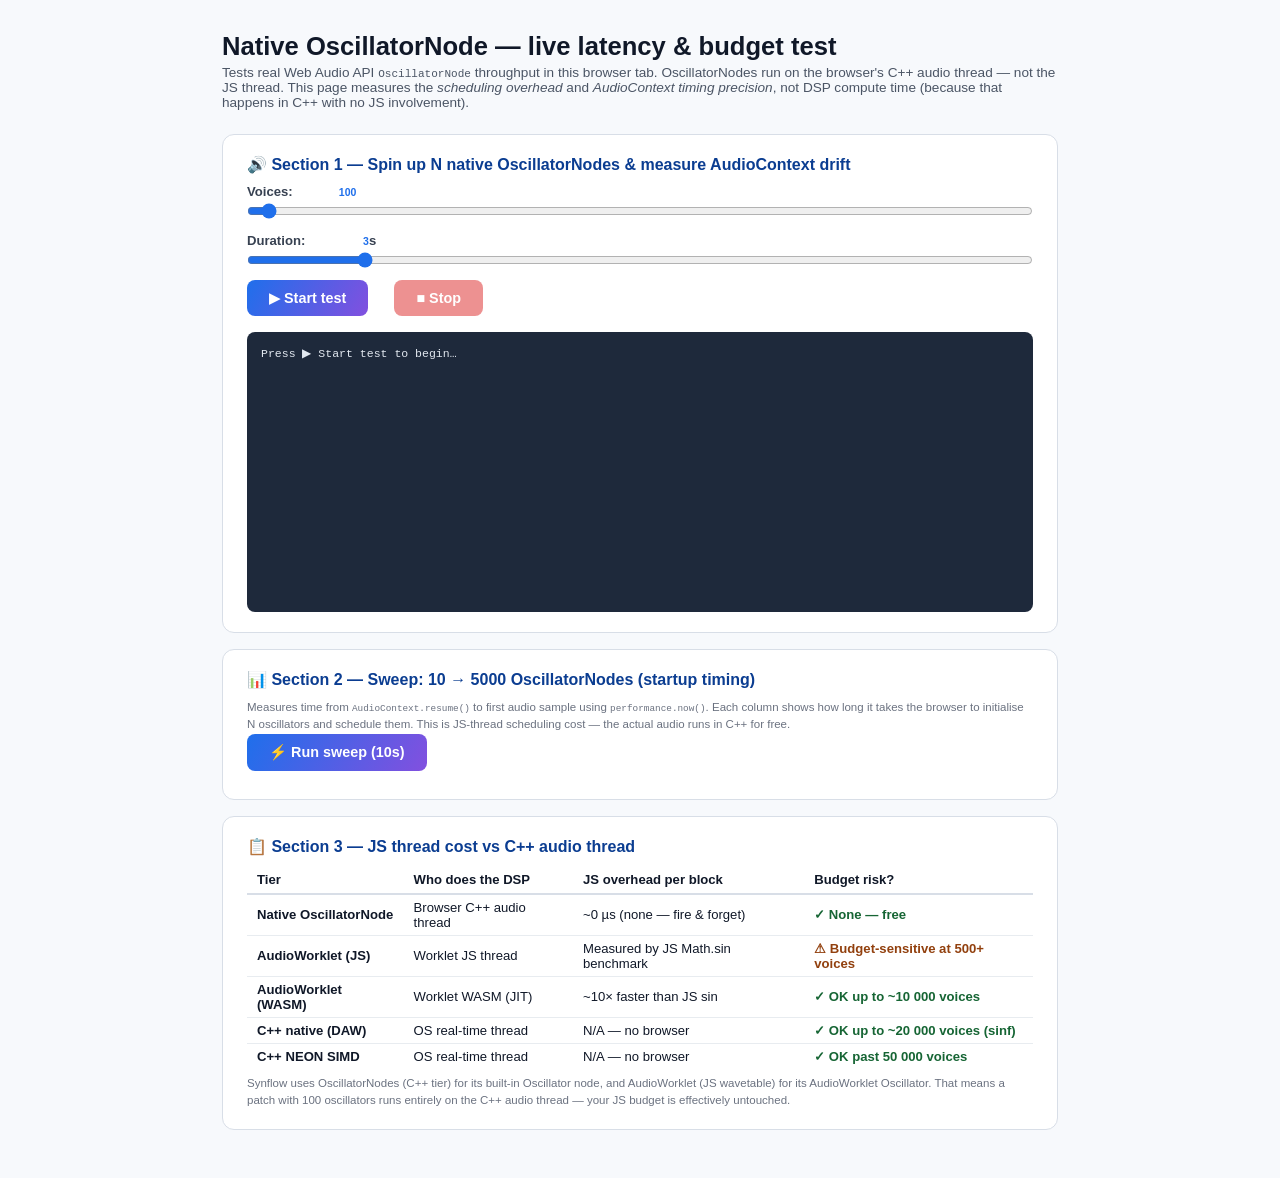
<file: benchmark/native_osc_test.html>
<!doctype html>
<html lang="en">
<head>
  <meta charset="UTF-8"/>
  <title>Native OscillatorNode latency test — Synflow</title>
  <style>
    *{box-sizing:border-box;margin:0;padding:0}
    body{font-family:"Inter","Segoe UI",sans-serif;background:#f7f9fc;color:#101828;padding:32px;max-width:900px;margin:0 auto}
    h1{font-size:1.6em;font-weight:800;margin-bottom:4px}
    .sub{font-size:0.85em;color:#4b5565;margin-bottom:24px}
    .card{background:#fff;border:1px solid #d8dee7;border-radius:12px;padding:20px 24px;margin-bottom:16px}
    .card h2{font-size:1em;font-weight:700;margin-bottom:10px;color:#0b3d91}
    button{background:linear-gradient(120deg,#1f6feb,#8250df);color:#fff;border:none;border-radius:8px;padding:10px 22px;font-size:0.9em;font-weight:700;cursor:pointer;margin-right:10px;margin-bottom:8px}
    button:disabled{opacity:0.5;cursor:not-allowed}
    button.stop{background:#dc2626}
    label{font-size:0.82em;font-weight:600;color:#374151;display:block;margin-bottom:4px;margin-top:10px}
    input[type=range]{width:100%;accent-color:#1f6feb}
    .val{display:inline-block;font-size:0.8em;font-weight:700;color:#1f6feb;min-width:60px;text-align:right}
    #log{font-family:"SF Mono","Fira Code",monospace;font-size:0.72em;background:#1e293b;color:#e2e8f0;border-radius:8px;padding:14px;height:280px;overflow-y:auto;white-space:pre;margin-top:8px}
    .row{display:flex;gap:16px;align-items:flex-end;flex-wrap:wrap;margin-top:8px}
    .budget-bar{height:16px;background:#f0f0f0;border-radius:4px;position:relative;margin-top:6px;overflow:visible}
    .budget-fill{height:100%;border-radius:4px;transition:width 0.4s;min-width:2px}
    .budget-line{position:absolute;top:-4px;bottom:-4px;width:2px;background:#f59e0b;z-index:2}
    table{width:100%;border-collapse:collapse;font-size:0.82em;margin-top:8px}
    th{text-align:left;padding:6px 10px;border-bottom:2px solid #d8dee7;font-weight:700}
    td{padding:5px 10px;border-bottom:1px solid #e8ecf0}
    tr:last-child td{border-bottom:none}
    .ok{color:#166534;font-weight:700} .warn{color:#92400e;font-weight:700} .bad{color:#991b1b;font-weight:700}
    .note{font-size:0.72em;color:#6b7280;margin-top:6px;line-height:1.5}
  </style>
</head>
<body>
  <h1>Native OscillatorNode — live latency & budget test</h1>
  <p class="sub">
    Tests real Web Audio API <code>OscillatorNode</code> throughput in this browser tab.
    OscillatorNodes run on the browser's C++ audio thread — not the JS thread.
    This page measures the <em>scheduling overhead</em> and <em>AudioContext timing precision</em>,
    not DSP compute time (because that happens in C++ with no JS involvement).
  </p>

  <!-- Section 1: voice count test -->
  <div class="card">
    <h2>🔊 Section 1 — Spin up N native OscillatorNodes &amp; measure AudioContext drift</h2>
    <label>Voices: <span id="vc-val" class="val">100</span></label>
    <input type="range" id="vc-slider" min="10" max="5000" step="10" value="100" oninput="document.getElementById('vc-val').textContent=this.value">
    <label>Duration: <span id="dur-val" class="val">3</span>s</label>
    <input type="range" id="dur-slider" min="1" max="15" step="1" value="3" oninput="document.getElementById('dur-val').textContent=this.value">
    <div class="row">
      <button id="btn-start" onclick="startTest()">▶ Start test</button>
      <button id="btn-stop" class="stop" onclick="stopTest()" disabled>■ Stop</button>
    </div>
    <div id="log">Press ▶ Start test to begin…</div>
  </div>

  <!-- Section 2: voice count sweep results table -->
  <div class="card">
    <h2>📊 Section 2 — Sweep: 10 → 5000 OscillatorNodes (startup timing)</h2>
    <p class="note">
      Measures time from <code>AudioContext.resume()</code> to first audio sample using <code>performance.now()</code>.
      Each column shows how long it takes the browser to initialise N oscillators and schedule them.
      This is JS-thread scheduling cost — the actual audio runs in C++ for free.
    </p>
    <button id="btn-sweep" onclick="runSweep()">⚡ Run sweep (10s)</button>
    <div id="sweep-result"></div>
  </div>

  <!-- Section 3: comparison table -->
  <div class="card">
    <h2>📋 Section 3 — JS thread cost vs C++ audio thread</h2>
    <table id="cmp-table">
      <thead><tr>
        <th>Tier</th><th>Who does the DSP</th><th>JS overhead per block</th><th>Budget risk?</th>
      </tr></thead>
      <tbody>
        <tr><td><strong>Native OscillatorNode</strong></td><td>Browser C++ audio thread</td><td>~0 µs (none — fire &amp; forget)</td><td class="ok">✓ None — free</td></tr>
        <tr><td><strong>AudioWorklet (JS)</strong></td><td>Worklet JS thread</td><td>Measured by JS Math.sin benchmark</td><td class="warn">⚠ Budget-sensitive at 500+ voices</td></tr>
        <tr><td><strong>AudioWorklet (WASM)</strong></td><td>Worklet WASM (JIT)</td><td>~10× faster than JS sin</td><td class="ok">✓ OK up to ~10 000 voices</td></tr>
        <tr><td><strong>C++ native (DAW)</strong></td><td>OS real-time thread</td><td>N/A — no browser</td><td class="ok">✓ OK up to ~20 000 voices (sinf)</td></tr>
        <tr><td><strong>C++ NEON SIMD</strong></td><td>OS real-time thread</td><td>N/A — no browser</td><td class="ok">✓ OK past 50 000 voices</td></tr>
      </tbody>
    </table>
    <p class="note">
      Synflow uses OscillatorNodes (C++ tier) for its built-in Oscillator node, and AudioWorklet (JS wavetable)
      for its AudioWorklet Oscillator. That means a patch with 100 oscillators runs entirely on the C++ audio
      thread — your JS budget is effectively untouched.
    </p>
  </div>

  <script>
  // ── Globals ──────────────────────────────────────────────────────────────
  let ctx = null;
  let activeOscs = [];
  let running = false;
  const BUDGET_MS = (128 / 44100) * 1000; // 2.9025 ms

  function log(msg) {
    const el = document.getElementById('log');
    el.textContent += msg + '\n';
    el.scrollTop = el.scrollHeight;
  }
  function logClear() {
    document.getElementById('log').textContent = '';
  }

  // ── Section 1: start/stop test ───────────────────────────────────────────
  async function startTest() {
    const voices = parseInt(document.getElementById('vc-slider').value);
    const dur    = parseInt(document.getElementById('dur-slider').value);
    document.getElementById('btn-start').disabled = true;
    document.getElementById('btn-stop').disabled  = false;
    logClear();
    running = true;

    log(`── Native OscillatorNode test ──────────────────────`);
    log(`  Voices:   ${voices}`);
    log(`  Duration: ${dur}s`);
    log(`  Budget:   ${BUDGET_MS.toFixed(4)} ms`);
    log(`  Browser:  ${navigator.userAgent.split(' ').slice(-2).join(' ')}`);
    log('');

    // Create AudioContext
    if (!ctx || ctx.state === 'closed') ctx = new AudioContext();
    if (ctx.state === 'suspended') await ctx.resume();

    const sr = ctx.sampleRate;
    log(`  AudioContext sampleRate: ${sr} Hz`);
    log(`  Actual budget at this rate: ${((128/sr)*1000).toFixed(4)} ms`);
    log('');

    // Measure JS-thread time to create N oscillators
    const t0 = performance.now();
    const gain = ctx.createGain();
    gain.gain.value = 0.0; // silence — we only measure timing, not produce audio
    gain.connect(ctx.destination);

    activeOscs = [];
    for (let i = 0; i < voices; i++) {
      const osc = ctx.createOscillator();
      osc.type      = 'sine';
      osc.frequency.value = 220 + (i % 88) * 5; // spread freqs
      osc.connect(gain);
      osc.start();
      activeOscs.push(osc);
    }
    const t1 = performance.now();
    const setupMs = t1 - t0;

    log(`  ✓ ${voices} OscillatorNodes created & started`);
    log(`  JS-thread setup time: ${setupMs.toFixed(3)} ms`);
    log(`  Per-oscillator: ${(setupMs / voices * 1000).toFixed(2)} µs`);
    log(`  AudioContext.currentTime: ${ctx.currentTime.toFixed(6)} s`);
    log('');

    // Monitor AudioContext.currentTime precision for `dur` seconds
    log('  Polling AudioContext.currentTime drift...');
    let lastWall = performance.now() / 1000;
    let lastAC   = ctx.currentTime;
    let maxDrift = 0;
    let samples  = 0;

    const interval = setInterval(() => {
      if (!running) { clearInterval(interval); return; }
      const wall = performance.now() / 1000;
      const ac   = ctx.currentTime;
      const driftMs = Math.abs((ac - lastAC) - (wall - lastWall)) * 1000;
      if (driftMs > maxDrift) maxDrift = driftMs;
      lastWall = wall; lastAC = ac;
      samples++;
    }, 50);

    await new Promise(r => setTimeout(r, dur * 1000));
    clearInterval(interval);

    log(`  Samples taken: ${samples}`);
    log(`  Max AC drift:  ${maxDrift.toFixed(4)} ms`);
    log(`  Budget drift%: ${(maxDrift / BUDGET_MS * 100).toFixed(1)}%`);
    log('');
    log(maxDrift < BUDGET_MS / 10
      ? `  ✓ EXCELLENT timing precision — drift < 10% of budget`
      : maxDrift < BUDGET_MS
      ? `  ✓ GOOD timing precision — drift within budget`
      : `  ⚠ HIGH drift — system load affecting AudioContext`);
    log('');
    log(`  Memory: ${performance.memory ? (performance.memory.usedJSHeapSize/1e6).toFixed(1)+' MB' : 'N/A'}`);

    stopTest();
  }

  function stopTest() {
    running = false;
    activeOscs.forEach(o => { try { o.stop(); o.disconnect(); } catch(e){} });
    activeOscs = [];
    document.getElementById('btn-start').disabled = false;
    document.getElementById('btn-stop').disabled  = true;
    log('\n── Test complete ─────────────────────────────────────');
  }

  // ── Section 2: sweep ──────────────────────────────────────────────────────
  async function runSweep() {
    document.getElementById('btn-sweep').disabled = true;
    const el = document.getElementById('sweep-result');
    el.innerHTML = '<p style="color:#6b7280;font-size:0.8em;margin-top:8px">Running sweep… (this takes ~10 seconds)</p>';

    if (!ctx || ctx.state === 'closed') ctx = new AudioContext();
    if (ctx.state === 'suspended') await ctx.resume();

    const COUNTS = [10, 50, 100, 200, 500, 1000, 2000, 5000];
    const results = [];

    for (const n of COUNTS) {
      // Measure JS-thread setup time
      const oscs = [];
      const gain = ctx.createGain();
      gain.gain.value = 0;
      gain.connect(ctx.destination);

      const t0 = performance.now();
      for (let i = 0; i < n; i++) {
        const o = ctx.createOscillator();
        o.frequency.value = 440;
        o.connect(gain);
        o.start();
        oscs.push(o);
      }
      const setupMs = performance.now() - t0;

      // Let it play briefly, measure timing drift
      await new Promise(r => setTimeout(r, 500));

      const tStop = performance.now();
      oscs.forEach(o => { try { o.stop(); o.disconnect(); } catch(e){} });
      gain.disconnect();
      const stopMs = performance.now() - tStop;

      results.push({ n, setupMs, perOscUs: setupMs / n * 1000, stopMs });
      await new Promise(r => setTimeout(r, 200)); // cool-down
    }

    // Render table
    let html = '<table style="margin-top:10px"><thead><tr>'
      + '<th>Voices</th><th>JS setup time</th><th>Per-node</th><th>Stop time</th><th>Budget usage</th>'
      + '</tr></thead><tbody>';

    const BAR_MAX = results.reduce((a,r)=>Math.max(a,r.setupMs),0) * 1.2;
    for (const r of results) {
      const pct = (r.setupMs / BUDGET_MS * 100).toFixed(1);
      const cls = r.setupMs > BUDGET_MS*2 ? 'bad' : r.setupMs > BUDGET_MS ? 'warn' : 'ok';
      const icon = r.setupMs > BUDGET_MS*2 ? '☠' : r.setupMs > BUDGET_MS ? '⚠' : '✓';
      const barW = Math.min(100, r.setupMs / BAR_MAX * 100).toFixed(1);
      const budLineX = Math.min(100, BUDGET_MS / BAR_MAX * 100).toFixed(1);
      html += `<tr>
        <td><strong>${r.n}</strong></td>
        <td>${r.setupMs.toFixed(3)} ms</td>
        <td>${r.perOscUs.toFixed(2)} µs</td>
        <td>${r.stopMs.toFixed(3)} ms</td>
        <td>
          <span class="${cls}">${icon} ${pct}% of budget</span>
          <div class="budget-bar">
            <div class="budget-fill" style="width:${barW}%;background:${r.setupMs>BUDGET_MS*2?'#dc2626':r.setupMs>BUDGET_MS?'#f59e0b':'#22c55e'}"></div>
            <div class="budget-line" style="left:${budLineX}%"></div>
          </div>
        </td>
      </tr>`;
    }
    html += '</tbody></table>';
    html += `<p class="note">
      ⚠ These times are JS-thread setup costs — the actual audio rendering happens on the C++ audio thread
      and costs ~0ms regardless of voice count. The "budget" here shows whether the JS setup overhead
      (which runs during audio playback) would cause a glitch.
      OscillatorNodes are fire-and-forget: once started, they consume zero JS budget.
    </p>`;

    el.innerHTML = html;
    document.getElementById('btn-sweep').disabled = false;
  }
  </script>
</body>
</html>
</file>
